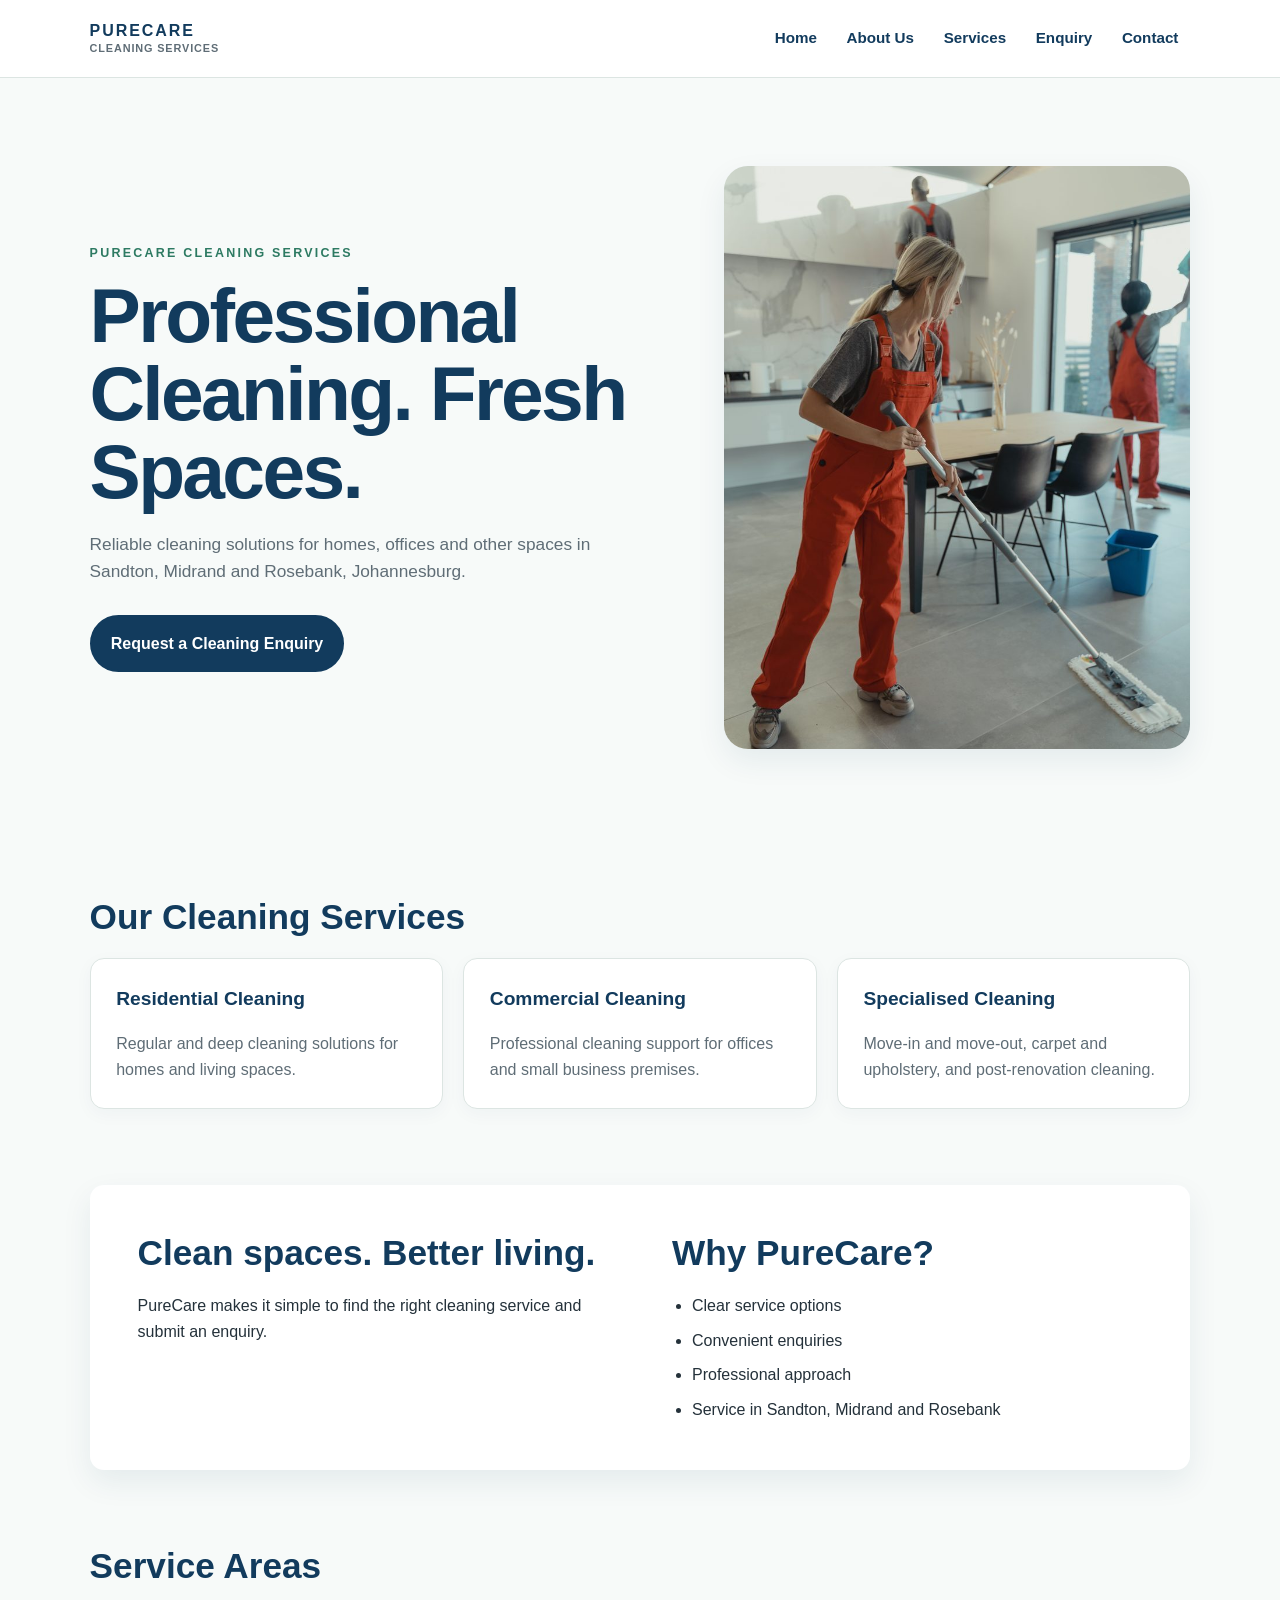
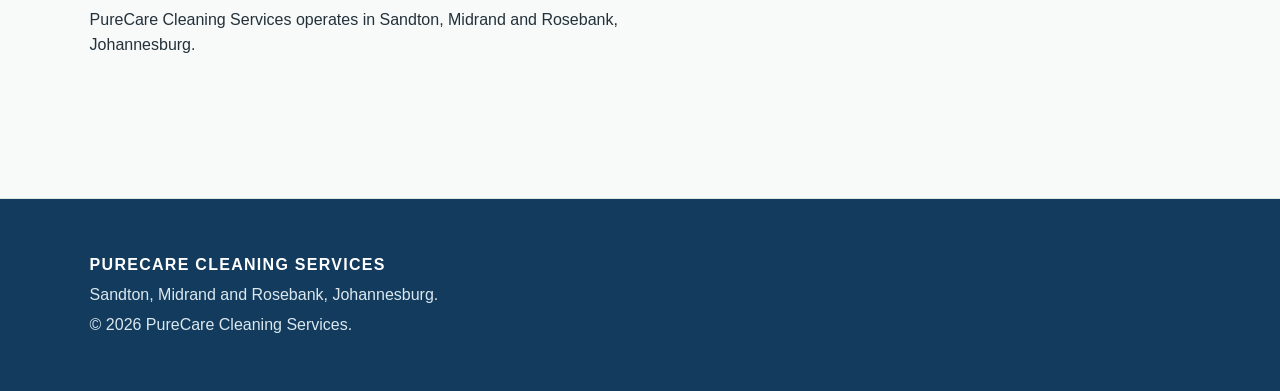
<file: index.html>
<!DOCTYPE html>
<html lang="en">
<head>
<meta charset="utf-8"/>
<meta content="width=device-width, initial-scale=1.0" name="viewport"/>
<title>Home | PureCare Cleaning Services</title>
<meta content="Professional residential, office and specialised cleaning services in Sandton, Midrand and Rosebank, Johannesburg." name="description"/>
<link href="css/style.css" rel="stylesheet"/>
<meta content="index, follow" name="robots"/>
<meta content="strict-origin-when-cross-origin" name="referrer"/>
<meta content="PureCare Cleaning Services" property="og:site_name"/>
<meta content="website" property="og:type"/>
<meta content="Home | PureCare Cleaning Services" property="og:title"/>
<meta content="Professional home, office and specialised cleaning services in Sandton, Midrand and Rosebank, Johannesburg." property="og:description"/>
<meta content="professional cleaning, residential cleaning, office cleaning, Sandton cleaning services, Midrand cleaning services, Rosebank cleaning services" name="keywords"/><meta content="default-src 'self'; script-src 'self' https://unpkg.com; style-src 'self' https://unpkg.com 'unsafe-inline'; img-src 'self' data: https://*.tile.openstreetmap.org https://unpkg.com; connect-src 'self'; font-src 'self' data:; object-src 'none'; base-uri 'self'; upgrade-insecure-requests" http-equiv="Content-Security-Policy"/><script type="application/ld+json">{"@context": "https://schema.org", "@type": "LocalBusiness", "name": "PureCare Cleaning Services", "email": "purecarecleaning@gmail.com",
  "description": "Residential, commercial and specialised cleaning services.", "areaServed": [{"@type": "City", "name": "Sandton"}, {"@type": "Place", "name": "Midrand"}, {"@type": "Place", "name": "Rosebank"}]}</script></head>
<body>
<!-- Site-wide header and primary navigation. -->
<header>
<div class="brand">
      PURECARE
      <span>CLEANING SERVICES</span>
</div>
<nav aria-label="Main navigation">
<a href="index.html">Home</a>
<a href="about.html">About Us</a>
<a href="services.html">Services</a>
<a href="enquiry.html">Enquiry</a>
<a href="contact.html">Contact</a>
</nav>
</header>
<!-- Main homepage content begins here. -->
<main>
<!-- Hero section introduces the cleaning service and main call to action. -->
<section class="hero">
<div>
<p class="eyebrow">PURECARE CLEANING SERVICES</p>
<h1>Professional Cleaning. Fresh Spaces.</h1>
<p>
          Reliable cleaning solutions for homes, offices and other spaces
          in Sandton, Midrand and Rosebank, Johannesburg.
        </p>
<a class="button" href="enquiry.html">
          Request a Cleaning Enquiry
        </a>
</div>
<div class="hero-image">
<img alt="Professional cleaner working in a home" decoding="async" fetchpriority="high" height="2100" sizes="(max-width: 650px) 100vw, (max-width: 900px) 80vw, 60vw" src="images/residential-cleaning-1400.jpg" srcset="images/residential-cleaning-800.jpg 800w, images/residential-cleaning-1400.jpg 1400w" width="1400"/>
</div>
</section>
<section>
<h2>Our Cleaning Services</h2>
<div class="cards">
<article>
<h3>Residential Cleaning</h3>
<p>
            Regular and deep cleaning solutions for homes and living spaces.
          </p>
</article>
<article>
<h3>Commercial Cleaning</h3>
<p>
            Professional cleaning support for offices and small business premises.
          </p>
</article>
<article>
<h3>Specialised Cleaning</h3>
<p>
            Move-in and move-out, carpet and upholstery, and post-renovation cleaning.
          </p>
</article>
</div>
</section>
<section class="split">
<div>
<h2>Clean spaces. Better living.</h2>
<p>
          PureCare makes it simple to find the right cleaning service
          and submit an enquiry.
        </p>
</div>
<div>
<h2>Why PureCare?</h2>
<ul>
<li>Clear service options</li>
<li>Convenient enquiries</li>
<li>Professional approach</li>
<li>Service in Sandton, Midrand and Rosebank</li>
</ul>
</div>
</section>
<section>
<h2>Service Areas</h2>
<p>
        PureCare Cleaning Services operates in Sandton, Midrand and Rosebank, Johannesburg.
      </p>
</section>
</main>
<footer>
<p>
<strong>PURECARE CLEANING SERVICES</strong>
</p>
<p>
      Sandton, Midrand and Rosebank, Johannesburg.
    </p>
<p>
      © 2026 PureCare Cleaning Services.
    </p>
</footer>
<script defer="" src="js/script.js"></script>
</body>
</html>
</file>
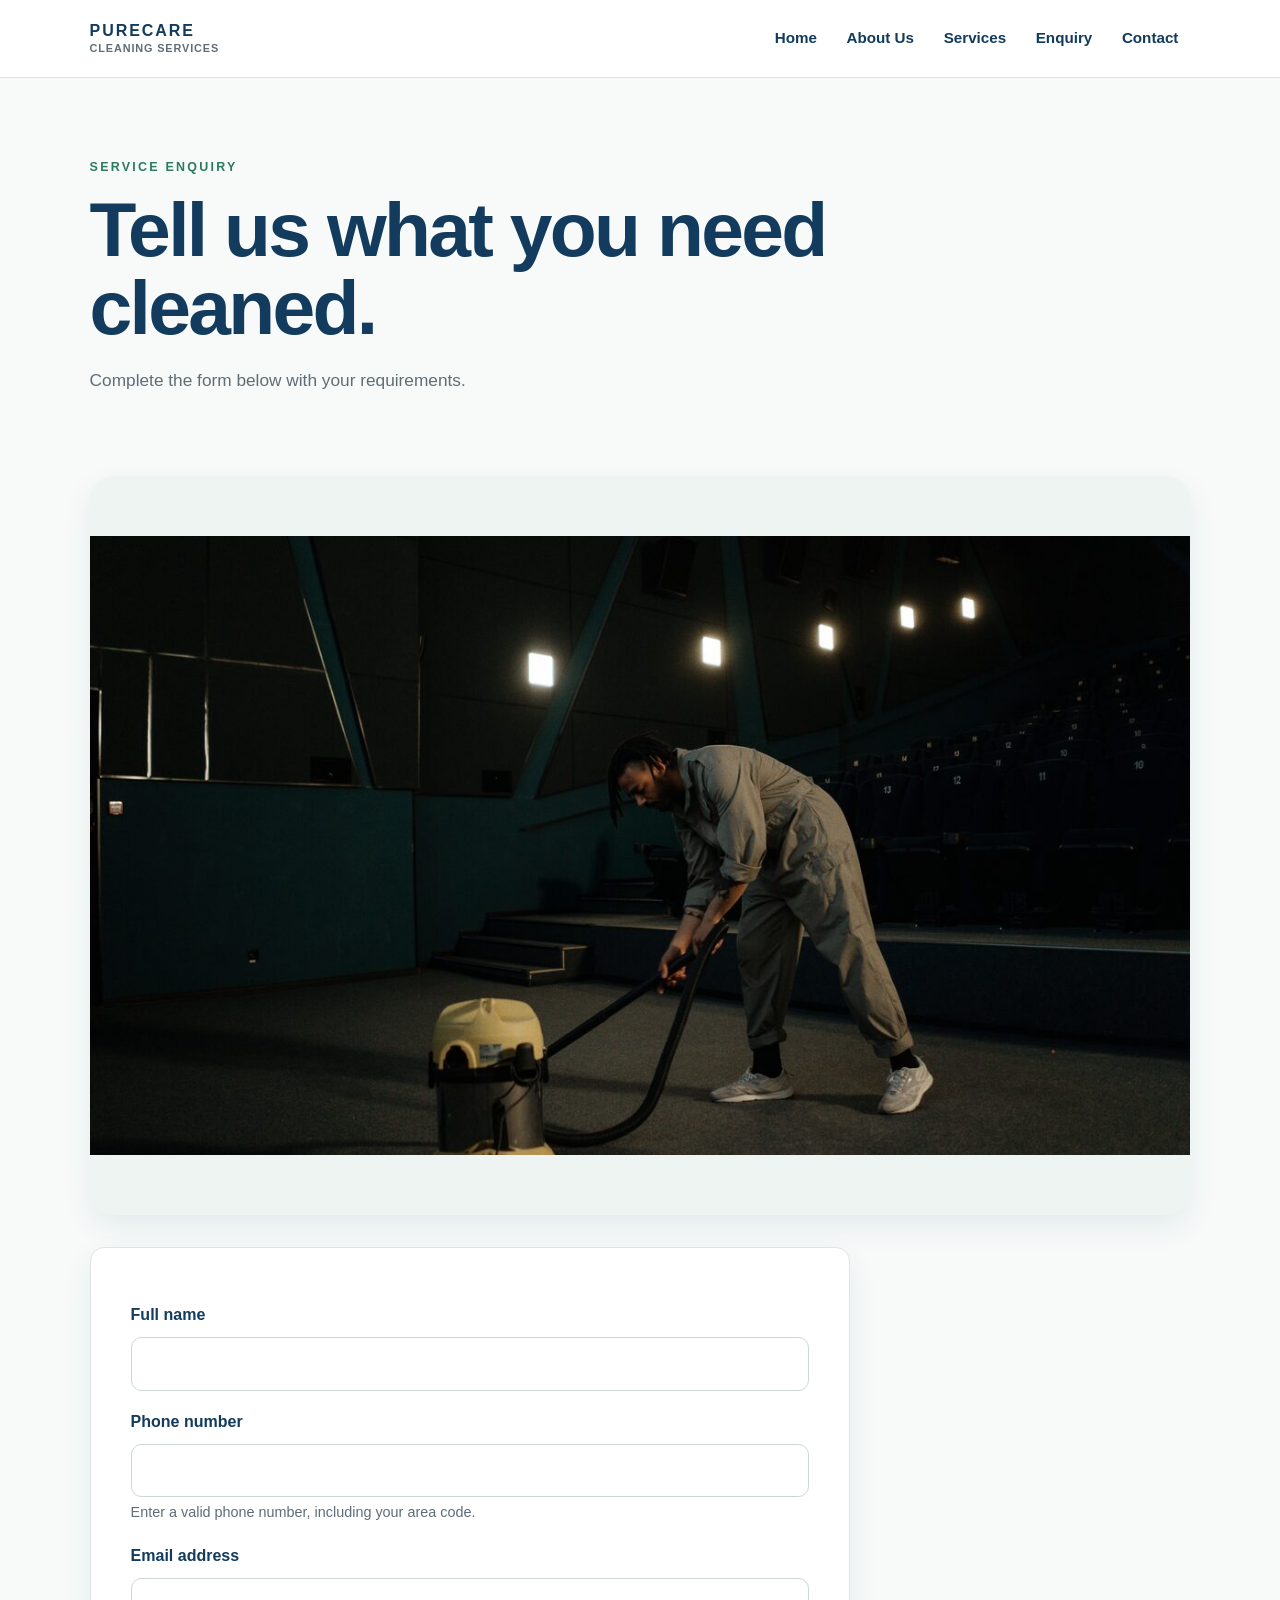
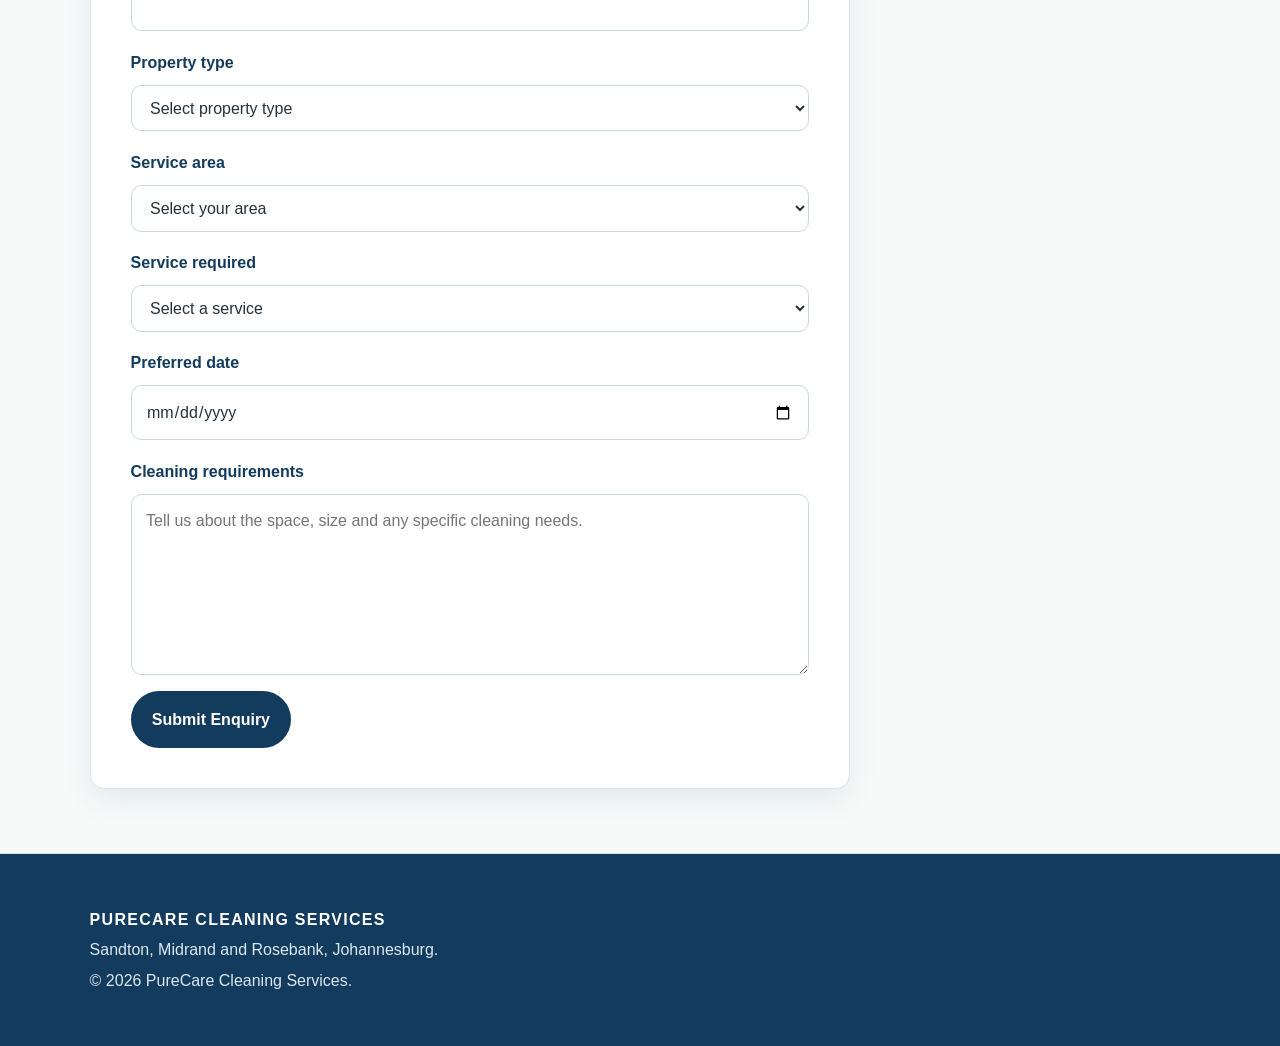
<file: enquiry.html>
<!DOCTYPE html>
<html lang="en">
<head>
<meta charset="utf-8"/>
<meta content="width=device-width, initial-scale=1.0" name="viewport"/>
<title>Request a Cleaning Quote | PureCare Cleaning Services</title>
<meta content="Request a cleaning quote or preferred appointment date from PureCare Cleaning Services in Sandton, Midrand or Rosebank." name="description"/>
<link href="css/style.css" rel="stylesheet"/>
<meta content="index, follow" name="robots"/>
<meta content="strict-origin-when-cross-origin" name="referrer"/>
<meta content="PureCare Cleaning Services" property="og:site_name"/>
<meta content="website" property="og:type"/>
<meta content="Request a Cleaning Quote | PureCare Cleaning Services" property="og:title"/>
<meta content="Request a cleaning service quote from PureCare Cleaning Services in Sandton, Midrand or Rosebank." property="og:description"/>
<meta content="cleaning quote, cleaning enquiry, home cleaning quote, office cleaning quote, Sandton, Midrand, Rosebank" name="keywords"/><meta content="default-src 'self'; script-src 'self' https://unpkg.com; style-src 'self' https://unpkg.com 'unsafe-inline'; img-src 'self' data: https://*.tile.openstreetmap.org https://unpkg.com; connect-src 'self' https://formspree.io; font-src 'self' data:; object-src 'none'; base-uri 'self'; upgrade-insecure-requests" http-equiv="Content-Security-Policy"/><script type="application/ld+json">{"@context": "https://schema.org", "@type": "LocalBusiness", "name": "PureCare Cleaning Services", "email": "purecarecleaning@gmail.com",
  "description": "Residential, commercial and specialised cleaning services.", "areaServed": [{"@type": "City", "name": "Sandton"}, {"@type": "Place", "name": "Midrand"}, {"@type": "Place", "name": "Rosebank"}]}</script></head>
<body>
<!-- Shared site header and navigation. -->
<header>
<div class="brand">
    PURECARE
    <span>
     CLEANING SERVICES
    </span>
</div>
<nav aria-label="Main navigation">
<a href="index.html">
     Home
    </a>
<a href="about.html">
     About Us
    </a>
<a href="services.html">
     Services
    </a>
<a href="enquiry.html">
     Enquiry
    </a>
<a href="contact.html">
     Contact
    </a>
</nav>
</header>
<!-- Enquiry page content and service request form. -->
<main>
<section class="page-heading">
<p class="eyebrow">
     SERVICE ENQUIRY
    </p>
<h1>
     Tell us what you need cleaned.
    </h1>
<p>
     Complete the form below with your requirements.
    </p>
</section>
<section class="content-image">
<img alt="Cleaner using professional equipment to clean a large indoor venue floor" decoding="async" height="1400" loading="lazy" sizes="(max-width: 650px) 100vw, (max-width: 900px) 80vw, 60vw" src="images/commercial-floor-cleaning-1400.jpg" srcset="images/commercial-floor-cleaning-800.jpg 800w, images/commercial-floor-cleaning-1400.jpg 1400w" width="2100"/>
</section>
<section class="form-section">
<!-- The form posts asynchronously to the PureCare Enquiry Form endpoint through script.js. -->
<form action="https://formspree.io/f/mdeepwjp" id="service-enquiry" method="post" novalidate=""><div aria-live="assertive" class="form-error-summary" hidden="" id="form-errors" role="alert"></div>
<label for="name">
      Full name
     </label>
<input autocomplete="name" id="name" maxlength="80" minlength="2" name="name" required="" type="text"/>
<label for="phone">
      Phone number
     </label>
<input aria-describedby="phone-help" autocomplete="tel" id="phone" inputmode="tel" maxlength="16" minlength="10" name="phone" pattern="(?:0|\+27)[\s-]?[1-9](?:[\s-]?[0-9]){8}" required="" type="tel"/>
<small id="phone-help">Enter a valid phone number, including your area code.</small>
<label for="email">
      Email address
     </label>
<input autocomplete="email" id="email" maxlength="120" name="email" required="" type="email"/>
<label for="property">
      Property type
     </label>
<select id="property" name="property" required="">
<option value="">
       Select property type
      </option>
<option>
       Home
      </option>
<option>
       Office
      </option>
<option>
       Other business
      </option>
</select>
<label for="area">
      Service area
     </label>
<select id="area" name="area" required="">
<option value="">Select your area</option>
<option>Sandton</option>
<option>Midrand</option>
<option>Rosebank</option>
</select>
<label for="service">
      Service required
     </label>
<select id="service" name="service" required="">
<option value="">
       Select a service
      </option>






<option>Regular Home Cleaning</option><option>Deep Cleaning</option><option>Move-in / Move-out Cleaning</option><option>Office Cleaning</option><option>Small Business Premises</option><option>Carpet and Upholstery Cleaning</option><option>Post-renovation Cleaning</option></select>
<label for="date">
      Preferred date
     </label>
<input id="date" name="date" required="" type="date"/>
<label for="details">
      Cleaning requirements
     </label>
<textarea id="details" maxlength="1000" minlength="10" name="details" placeholder="Tell us about the space, size and any specific cleaning needs." required="" rows="6"></textarea>
<button type="submit">
      Submit Enquiry
     </button>
</form>
<div aria-live="polite" class="form-result" hidden="" id="enquiry-result" role="status"></div>
</section>
</main>
<footer>
<p>
<strong>
     PURECARE CLEANING SERVICES
    </strong>
</p>
<p>
    Sandton, Midrand and Rosebank, Johannesburg.
   </p>
<p>
    © 2026 PureCare Cleaning Services.
   </p>
</footer>
<script defer="" src="js/script.js"></script>
</body>
</html>
</file>
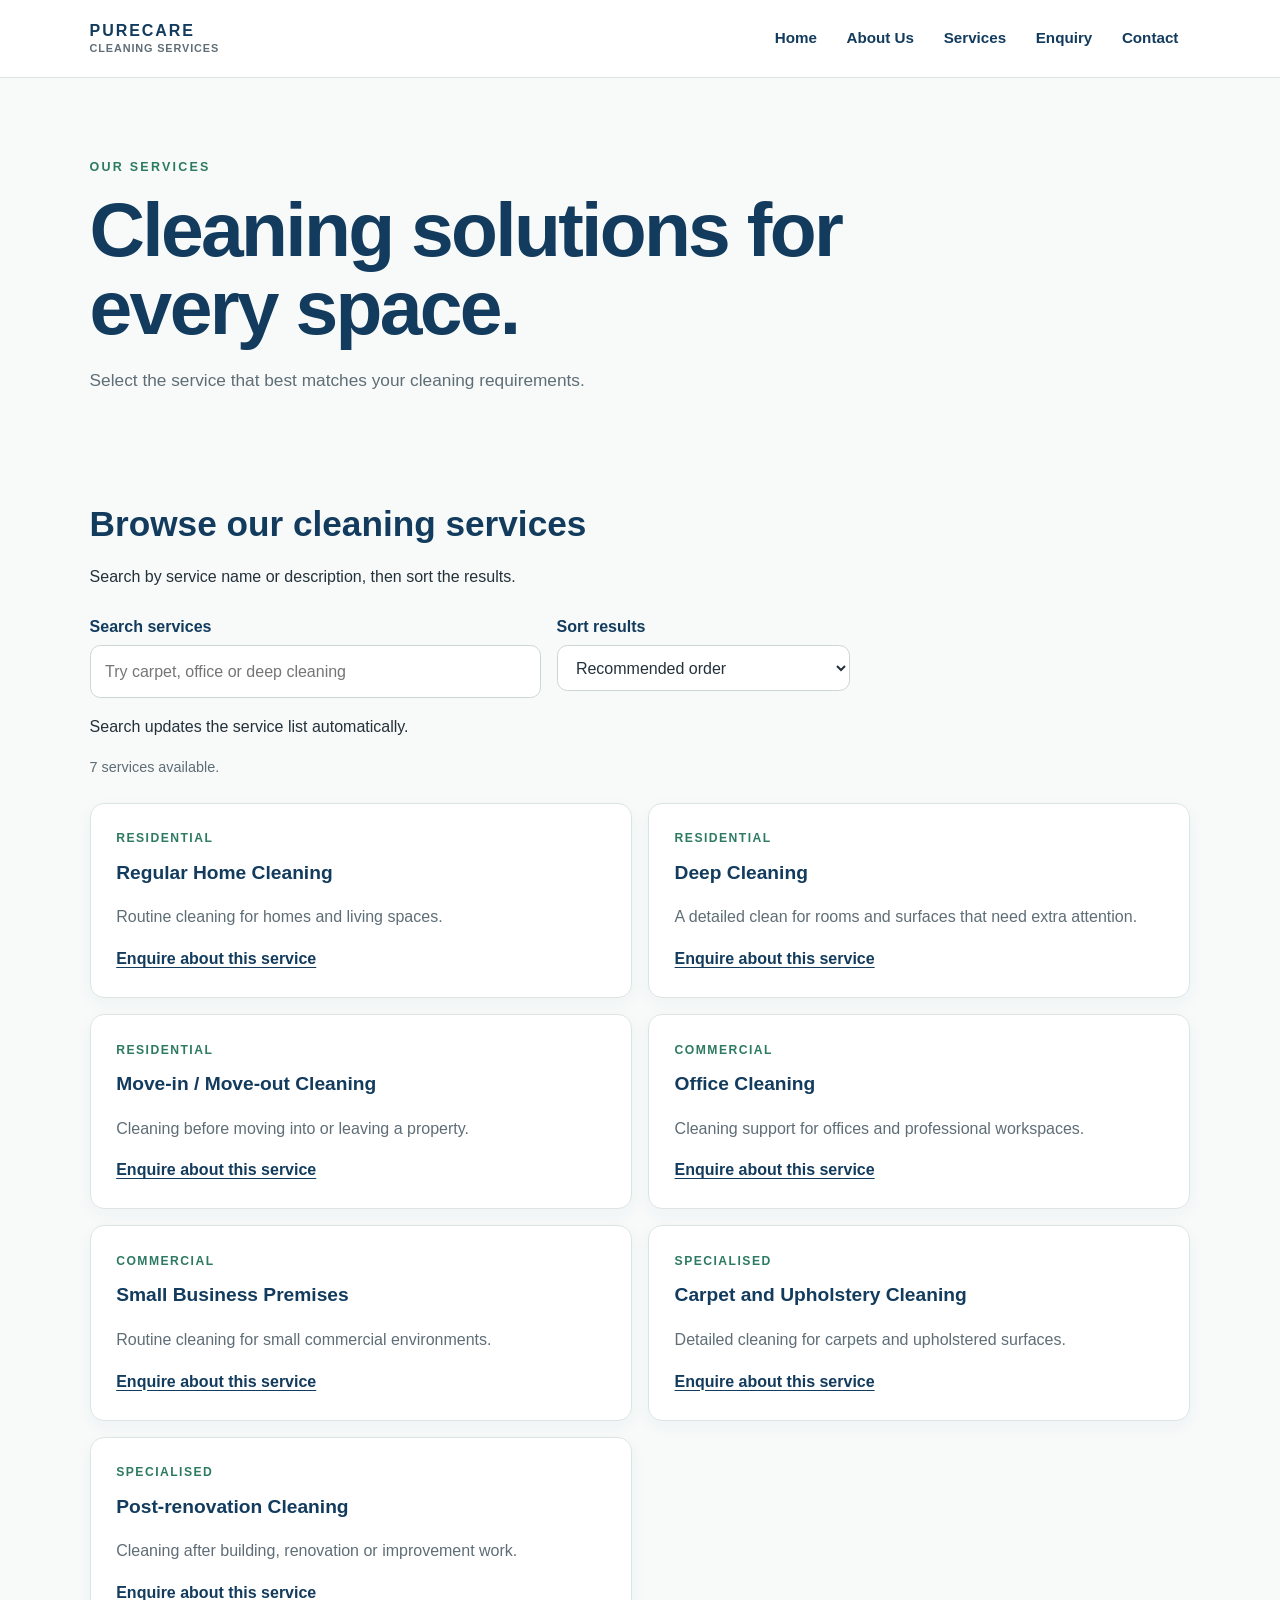
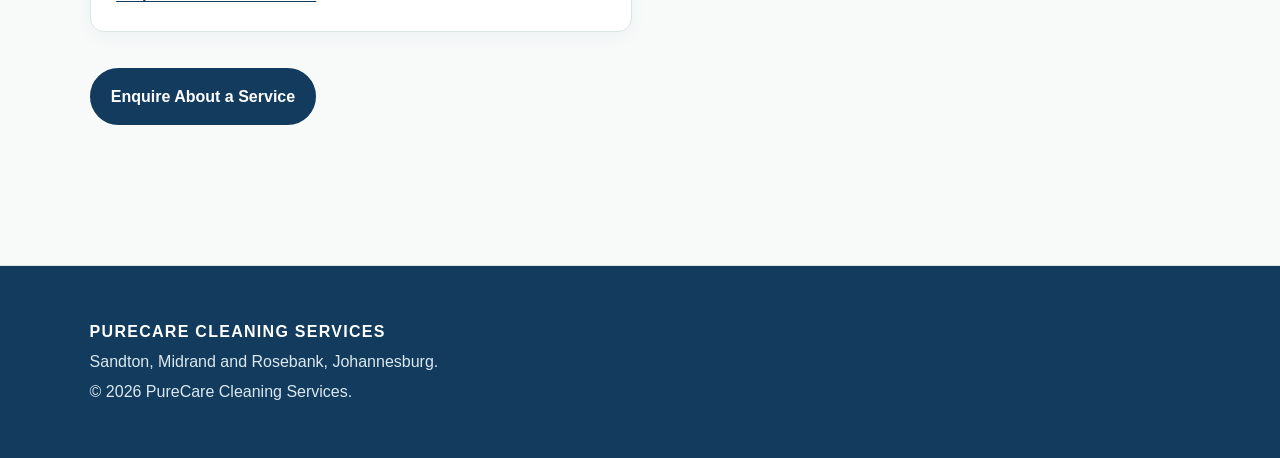
<file: services.html>
<!DOCTYPE html>
<html lang="en">
<head>
<meta charset="utf-8"/>
<meta content="width=device-width, initial-scale=1.0" name="viewport"/>
<title>Cleaning Services | PureCare Cleaning Services</title>
<meta content="Explore PureCare residential, office, deep cleaning, carpet, upholstery and post-renovation services in Sandton, Midrand and Rosebank." name="description"/>
<link href="css/style.css" rel="stylesheet"/>
<meta content="index, follow" name="robots"/>
<meta content="strict-origin-when-cross-origin" name="referrer"/>
<meta content="PureCare Cleaning Services" property="og:site_name"/>
<meta content="website" property="og:type"/>
<meta content="Cleaning Services | PureCare Cleaning Services" property="og:title"/>
<meta content="Explore residential, office, deep cleaning, carpet, upholstery and post-renovation cleaning services in Sandton, Midrand and Rosebank." property="og:description"/>
<meta content="cleaning services, home cleaning, deep cleaning, office cleaning, carpet cleaning, upholstery cleaning, post renovation cleaning, Sandton, Midrand, Rosebank" name="keywords"/><meta content="default-src 'self'; script-src 'self' https://unpkg.com; style-src 'self' https://unpkg.com 'unsafe-inline'; img-src 'self' data: https://*.tile.openstreetmap.org https://unpkg.com; connect-src 'self'; font-src 'self' data:; object-src 'none'; base-uri 'self'; upgrade-insecure-requests" http-equiv="Content-Security-Policy"/><script type="application/ld+json">{"@context": "https://schema.org", "@type": "LocalBusiness", "name": "PureCare Cleaning Services", "email": "purecarecleaning@gmail.com",
  "description": "Residential, commercial and specialised cleaning services.", "areaServed": [{"@type": "City", "name": "Sandton"}, {"@type": "Place", "name": "Midrand"}, {"@type": "Place", "name": "Rosebank"}]}</script></head>
<body>
<!-- Shared site header and navigation. -->
<header>
<div class="brand">
    PURECARE
    <span>
     CLEANING SERVICES
    </span>
</div>
<nav aria-label="Main navigation">
<a href="index.html">
     Home
    </a>
<a href="about.html">
     About Us
    </a>
<a href="services.html">
     Services
    </a>
<a href="enquiry.html">
     Enquiry
    </a>
<a href="contact.html">
     Contact
    </a>
</nav>
</header>
<!-- Services page content and interactive catalogue controls. -->
<main>
<section class="page-heading">
<p class="eyebrow">
     OUR SERVICES
    </p>
<h1>
     Cleaning solutions for every space.
    </h1>
<p>
     Select the service that best matches your cleaning requirements.
    </p>
</section>

<section aria-labelledby="catalog-title" class="services-catalog"><h2 id="catalog-title">Browse our cleaning services</h2><p>Search by service name or description, then sort the results.</p><div class="service-controls"><div class="service-control"><label for="service-search">Search services</label><input aria-describedby="service-search-help" id="service-search" placeholder="Try carpet, office or deep cleaning" type="search"/></div><div class="service-control"><label for="service-sort">Sort results</label><select id="service-sort"><option value="recommended">Recommended order</option><option value="name-asc">Name: A to Z</option><option value="name-desc">Name: Z to A</option><option value="category">Category</option></select></div></div><p id="service-search-help">Search updates the service list automatically.</p><p aria-live="polite" class="search-status" id="service-search-status" role="status"></p><!-- JavaScript inserts the filtered and sorted service cards into this container. --><div aria-live="polite" class="service-list" id="services-list"></div><noscript>JavaScript is required to load and filter the service catalogue. Please enable JavaScript or contact PureCare for service information.</noscript><p><a class="button" href="enquiry.html">Enquire About a Service</a></p></section></main>
<footer>
<p>
<strong>
     PURECARE CLEANING SERVICES
    </strong>
</p>
<p>
    Sandton, Midrand and Rosebank, Johannesburg.
   </p>
<p>
    © 2026 PureCare Cleaning Services.
   </p>
</footer>
<script defer="" src="js/script.js"></script>
</body>
</html>
</file>
<file: css/style.css>
/* PureCare Cleaning Services - WEDE5020 Part 2 */
*, *::before, *::after { box-sizing: border-box; }
html { scroll-behavior: smooth; }
:root {
  --primary:#123b5d; --primary-dark:#0b2d46; --accent:#2d7a62;
  --accent-light:#e8f3ef; --text:#24313a; --muted:#5f6d76;
  --surface:#fff; --bg:#f7faf9; --border:#dce5e2;
  --shadow:0 12px 30px rgba(18,59,93,.08); --radius:14px; --max:1120px;
}
body { margin:0; font-family:Arial,Helvetica,sans-serif; color:var(--text); background:var(--bg); line-height:1.6; }
img { display:block; max-width:100%; height:auto; }
a { color:inherit; }
button,input,select,textarea { font:inherit; }

header {
  position:sticky; top:0; z-index:10; display:flex; align-items:center;
  justify-content:space-between; gap:2rem; padding:1.1rem 7%;
  background:rgba(255,255,255,.96); border-bottom:1px solid var(--border);
  backdrop-filter:blur(10px);
}
.brand { color:var(--primary); font-weight:800; letter-spacing:.12em; line-height:1.1; white-space:nowrap; }
.brand span { display:block; margin-top:.2rem; color:var(--muted); font-size:.68rem; font-weight:600; letter-spacing:.08em; }
nav { display:flex; align-items:center; justify-content:flex-end; gap:.35rem; flex-wrap:wrap; }
nav a {
  padding:.55rem .75rem; color:var(--primary); text-decoration:none; font-size:.95rem;
  font-weight:700; border-radius:999px; transition:.2s ease;
}
nav a:hover { color:#fff; background:var(--primary); transform:translateY(-1px); }
nav a:active,.button:active,button:active { transform:translateY(1px); }
nav a:focus-visible,.button:focus-visible,button:focus-visible,input:focus-visible,select:focus-visible,textarea:focus-visible {
  outline:3px solid rgba(45,122,98,.35); outline-offset:2px;
}

main { width:min(86%,var(--max)); margin:0 auto; }
section { padding:3.75rem 0; }
.hero {
  display:grid; grid-template-columns:minmax(0,1.1fr) minmax(280px,.9fr);
  align-items:center; gap:clamp(2rem,5vw,5rem); min-height:600px; padding:5.5rem 0;
}
.hero > div:first-child { max-width:650px; }
.hero-image { overflow:hidden; border-radius:1.5rem; box-shadow:var(--shadow); background:#eef4f1; }
.hero-image img { width:100%; aspect-ratio:4/5; object-fit:cover; }

.content-image { margin:2rem 0; overflow:hidden; border-radius:1.5rem; box-shadow:var(--shadow); background:#eef4f1; }
.content-image img { width:100%; aspect-ratio:16/9; object-fit:cover; }
@media (max-width:650px) {
  .content-image { margin:1.5rem 0; }
  .content-image img { aspect-ratio:4/3; }
}
.page-heading { max-width:800px; padding:5rem 0 2rem; }

.eyebrow { margin:0 0 .75rem; color:var(--accent); font-size:.78rem; font-weight:800; letter-spacing:.18em; text-transform:uppercase; }
h1,h2,h3 { color:var(--primary); }
h1 { margin:0 0 1.25rem; font-size:clamp(2.5rem,6vw,5rem); line-height:1.02; letter-spacing:-.035em; }
h2 { margin:0 0 1.25rem; font-size:clamp(1.65rem,3vw,2.2rem); line-height:1.15; }
h3 { margin:0 0 .65rem; font-size:1.2rem; }
p { max-width:70ch; }
.hero p:not(.eyebrow),.page-heading > p:last-child { color:var(--muted); font-size:1.08rem; }

.button,button {
  display:inline-block; margin-top:.75rem; padding:.85rem 1.2rem; border:2px solid var(--primary);
  border-radius:999px; background:var(--primary); color:#fff; text-decoration:none;
  font-weight:800; cursor:pointer; transition:.2s ease;
}
.button:hover,button:hover { background:var(--primary-dark); border-color:var(--primary-dark); box-shadow:0 8px 20px rgba(18,59,93,.18); transform:translateY(-2px); }

.cards { display:grid; grid-template-columns:repeat(3,minmax(0,1fr)); gap:1.25rem; }
.cards article,.service-box {
  margin:0; padding:1.6rem; border:1px solid var(--border); border-radius:var(--radius);
  background:var(--surface); box-shadow:0 5px 18px rgba(18,59,93,.04); transition:.2s ease;
}
.cards article:hover,.service-box:hover { border-color:#bdd5cd; box-shadow:var(--shadow); transform:translateY(-4px); }
.cards article p,.service-box p { margin-bottom:0; color:var(--muted); }
.split {
  display:grid; grid-template-columns:repeat(2,minmax(0,1fr)); gap:clamp(2rem,5vw,4.5rem);
  margin:1rem 0; padding:3rem; border-radius:var(--radius); background:var(--surface); box-shadow:var(--shadow);
}
.split ul { margin:0; padding-left:1.25rem; }
.split li+li { margin-top:.55rem; }
.service-box+.service-box { margin-top:.9rem; }

.form-section {
  width:min(100%,760px); margin:1rem 0 4rem; padding:clamp(1.5rem,4vw,2.5rem);
  border:1px solid var(--border); border-radius:var(--radius); background:var(--surface); box-shadow:var(--shadow);
}
form { display:grid; gap:.25rem; }
label { margin-top:.9rem; color:var(--primary); font-weight:800; }
input,select,textarea {
  width:100%; margin-top:.35rem; padding:.8rem .9rem; border:1px solid #cbd7d3;
  border-radius:.65rem; background:#fff; color:var(--text); transition:.2s ease;
}
input:focus,select:focus,textarea:focus { border-color:var(--accent); box-shadow:0 0 0 4px rgba(45,122,98,.1); outline:none; }
textarea { resize:vertical; min-height:9rem; }
form button { justify-self:start; }

.map-placeholder { margin:2rem 0; padding:2.5rem; border:2px dashed #b9cbc5; border-radius:var(--radius); background:var(--accent-light); text-align:center; }
.map-placeholder p { margin-left:auto; margin-right:auto; color:var(--muted); }
footer { margin-top:4rem; padding:3rem 7%; border-top:1px solid var(--border); background:var(--primary); color:#dbe8ef; }
footer p { margin:.3rem 0; }
footer strong { color:#fff; letter-spacing:.08em; }

@media (max-width:900px) {
  header { padding:1rem 5%; }
  main { width:min(90%,var(--max)); }
  .hero { grid-template-columns:1fr .8fr; min-height:auto; padding:4.5rem 0; }
  .cards { grid-template-columns:repeat(2,minmax(0,1fr)); }
  .split { padding:2.25rem; }
}
@media (max-width:650px) {
  header { position:static; display:block; }
  .brand { text-align:center; }
  nav { justify-content:center; margin-top:1rem; gap:.15rem; }
  nav a { padding:.5rem .65rem; font-size:.88rem; }
  main { width:min(90%,var(--max)); }
  section { padding:2.75rem 0; }
  .hero { grid-template-columns:1fr; gap:2rem; padding:3.5rem 0; }
  .hero-image { order:2; }
  .hero-image img { aspect-ratio:16/10; }
  .page-heading { padding:3.5rem 0 1.5rem; }
  h1 { font-size:clamp(2.35rem,13vw,3.5rem); }
  .hero p:not(.eyebrow),.page-heading > p:last-child { font-size:1rem; }
  .cards,.split { grid-template-columns:1fr; }
  .split { gap:1.5rem; padding:1.5rem; }
  .form-section { margin-bottom:2rem; padding:1.25rem; }
  .map-placeholder { padding:1.5rem; }
  footer { margin-top:2rem; padding:2.25rem 5%; }
}
@media (max-width:420px) {
  nav { display:grid; grid-template-columns:repeat(2,1fr); }
  nav a { text-align:center; }
  .button,button { width:100%; text-align:center; }
}
@media (prefers-reduced-motion:reduce) {
  html { scroll-behavior:auto; }
  *,*::before,*::after { transition:none!important; }
}


/* Part 3: interactive functionality and feedback states */
[hidden] { display: none !important; }
.form-section small, .map-note, .search-status { color: var(--muted); font-size: .9rem; }
.form-result { margin-top: 1.25rem; padding: 1rem 1.15rem; border-radius: .75rem; line-height: 1.55; }
.success-message { color: #174d38; background: #e8f3ef; border: 1px solid #b8d8cb; }
.error-message { color: #842029; background: #f8d7da; border: 1px solid #f1aeb5; }
.map-section { margin: 2rem 0; padding: clamp(1.5rem, 4vw, 2.5rem); border-radius: var(--radius); background: var(--surface); box-shadow: var(--shadow); }
#service-map { width: 100%; min-height: 390px; margin-top: 1.5rem; border: 1px solid var(--border); border-radius: 1rem; z-index: 1; }
.map-note { margin-bottom: .5rem; }
.area-list { display: flex; flex-wrap: wrap; gap: .7rem; padding: 0; list-style: none; }
.area-list li { padding: .45rem .85rem; border-radius: 999px; color: var(--primary); background: var(--accent-light); font-weight: 700; }
input[type="search"] { max-width: 560px; }
.service-box[hidden] { display: none !important; }
@media (max-width: 650px) { #service-map { min-height: 320px; } }


/* Part 3 enhancements */
.service-controls {
  display: grid;
  grid-template-columns: minmax(0, 1fr) minmax(180px, .65fr);
  gap: 1rem;
  max-width: 760px;
  align-items: start;
  margin: 1.5rem 0 .75rem;
}
.service-control { display: grid; gap: .35rem; min-width: 0; }
.service-controls label { margin-top: 0; }
.service-controls input,
.service-controls select { margin-top: 0; }
.service-list {
  display: grid;
  grid-template-columns: repeat(2, minmax(0, 1fr));
  gap: 1rem;
  margin: 1.5rem 0;
}
.service-list .service-box { margin: 0; animation: card-enter .28s ease both; }
.service-category {
  margin: 0 0 .55rem !important;
  color: var(--accent) !important;
  font-size: .76rem;
  font-weight: 800;
  letter-spacing: .12em;
  text-transform: uppercase;
}
.text-link { display: inline-block; margin-top: 1rem; color: var(--primary); font-weight: 800; text-underline-offset: .2em; }
.text-link:hover { color: var(--accent); }
@keyframes card-enter {
  from { opacity: 0; transform: translateY(8px); }
  to { opacity: 1; transform: translateY(0); }
}

.form-error-summary {
  margin: 0 0 1rem;
  padding: .85rem 1rem;
  border: 1px solid #f1aeb5;
  border-radius: .65rem;
  background: #f8d7da;
  color: #842029;
  font-weight: 700;
}
.field-error {
  display: block;
  margin: .25rem 0 .4rem;
  color: #842029;
  font-size: .88rem;
  font-weight: 700;
}
.field-error[hidden] { display: none !important; }
input[aria-invalid="true"], select[aria-invalid="true"], textarea[aria-invalid="true"] {
  border-color: #b02a37;
  box-shadow: 0 0 0 3px rgba(176,42,55,.1);
}

.gallery-section, .faq-section {
  margin: 2rem 0;
  padding: clamp(1.5rem, 4vw, 2.5rem);
  border-radius: var(--radius);
  background: var(--surface);
  box-shadow: var(--shadow);
}
.gallery-grid {
  display: grid;
  grid-template-columns: repeat(3, minmax(0, 1fr));
  gap: 1rem;
  margin-top: 1.5rem;
}
.gallery-item { margin: 0; min-width: 0; }
.gallery-trigger {
  display: block;
  width: 100%;
  margin: 0;
  padding: 0;
  overflow: hidden;
  border: 0;
  border-radius: .8rem;
  background: #edf2f0;
  cursor: zoom-in;
}
.gallery-trigger img {
  width: 100%;
  aspect-ratio: 4 / 3;
  object-fit: cover;
  transition: transform .25s ease;
}
.gallery-trigger:hover img { transform: scale(1.04); }
.gallery-item figcaption { padding: .5rem .15rem; color: var(--muted); font-size: .88rem; }
.gallery-dialog {
  width: min(92vw, 980px);
  max-width: 980px;
  padding: 1rem;
  border: 1px solid var(--border);
  border-radius: 1rem;
  background: #101820;
  color: #fff;
}
.gallery-dialog::backdrop { background: rgba(4, 13, 20, .82); }
.dialog-content { position: relative; display: grid; grid-template-columns: auto minmax(0,1fr) auto; gap: .8rem; align-items: center; }
.dialog-content img { width: 100%; max-height: 78vh; object-fit: contain; }
.dialog-close {
  position: absolute;
  top: .5rem;
  right: .5rem;
  z-index: 2;
  width: 2.5rem;
  height: 2.5rem;
  margin: 0;
  padding: 0;
  border: 1px solid rgba(255,255,255,.55);
  border-radius: 50%;
  background: rgba(0,0,0,.65);
  font-size: 1.5rem;
  line-height: 1;
}
.dialog-nav { margin: 0; padding: .6rem .8rem; font-size: .85rem; }
.faq-item {
  margin: .75rem 0;
  padding: 1rem 1.1rem;
  border: 1px solid var(--border);
  border-radius: .75rem;
  background: var(--bg);
}
.faq-item summary { color: var(--primary); font-weight: 800; cursor: pointer; }
.faq-item p { margin-bottom: 0; color: var(--muted); }
@media (max-width: 650px) {
  .service-controls, .service-list { grid-template-columns: 1fr; }
  .gallery-grid { grid-template-columns: repeat(2, minmax(0, 1fr)); }
  .dialog-content { grid-template-columns: 1fr 1fr; }
  .dialog-content img { grid-column: 1 / -1; grid-row: 1; }
  .dialog-nav { grid-row: 2; }
}
@media (prefers-reduced-motion: reduce) {
  .service-list .service-box { animation: none; }
  .gallery-trigger img { transition: none; }
}

/* Grid cards should not inherit the older stacked-list spacing rule. */
.service-list .service-box + .service-box { margin-top: 0; }
</file>
